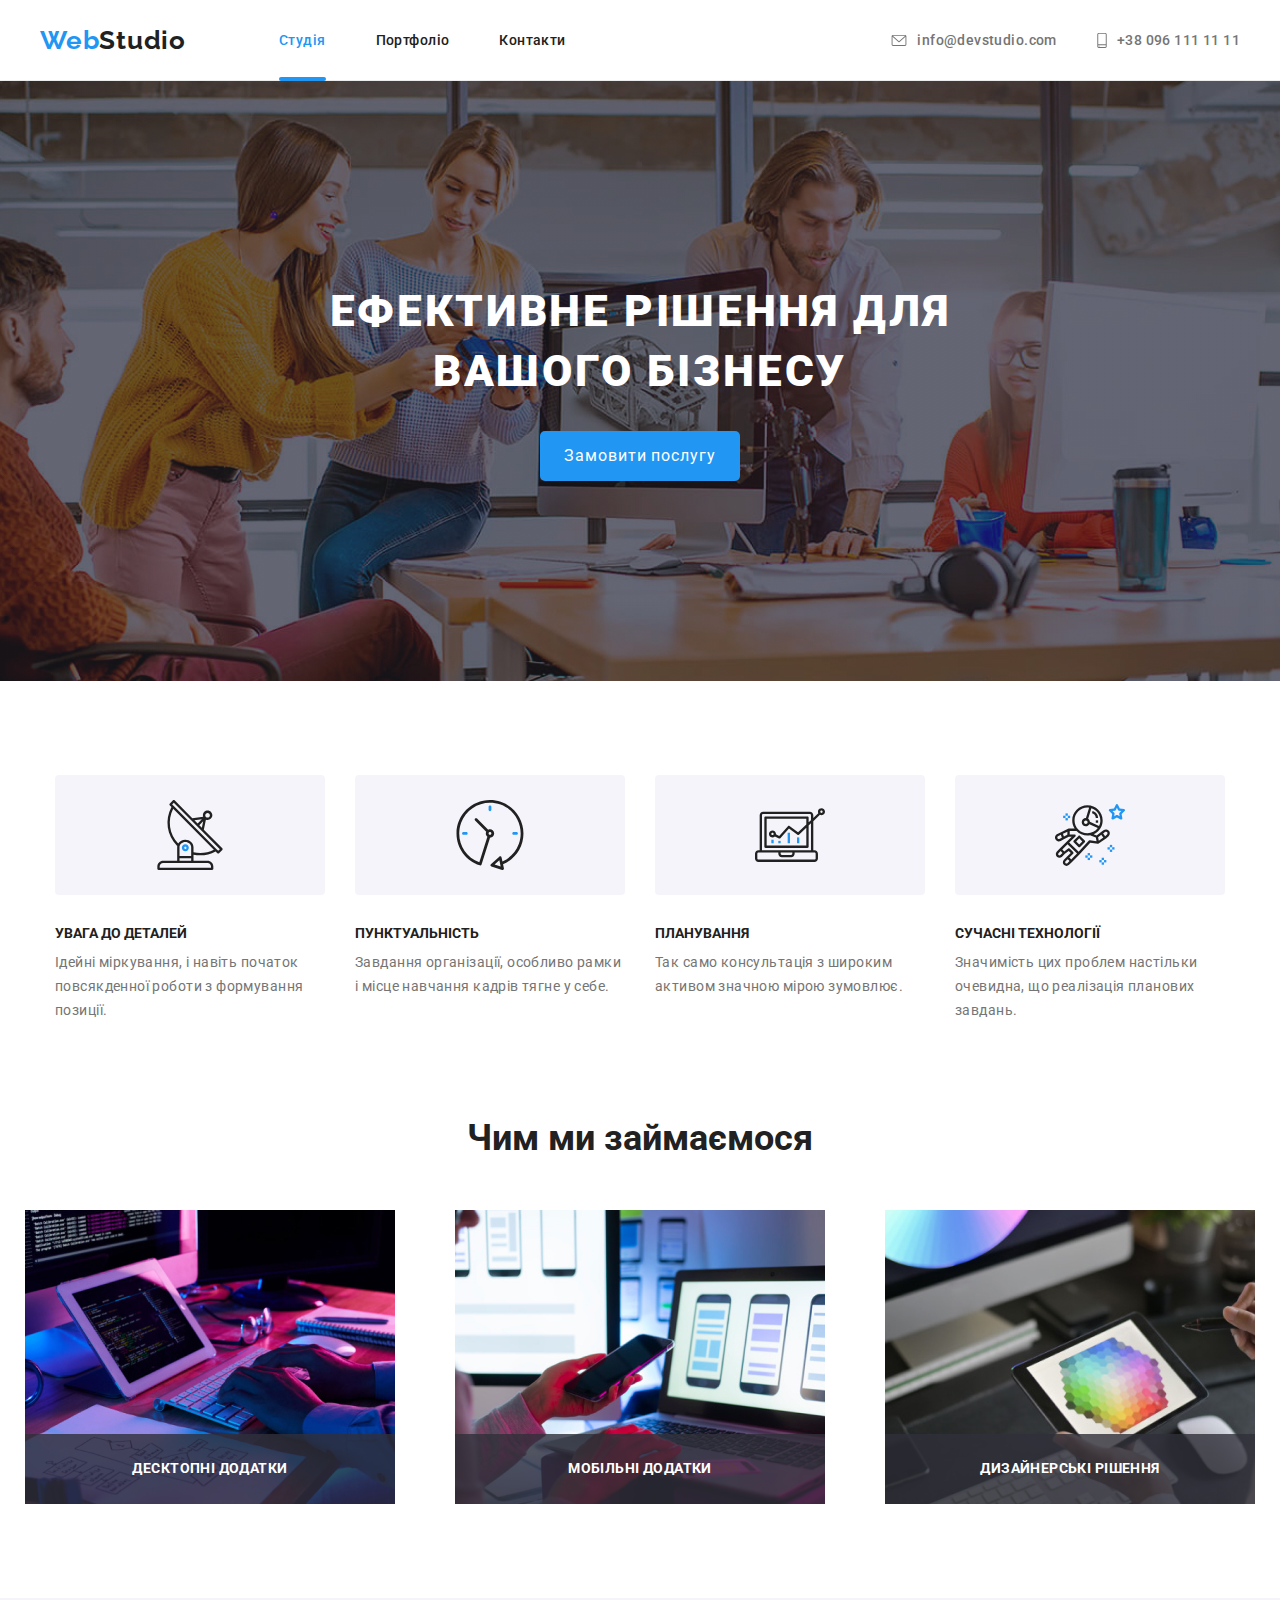
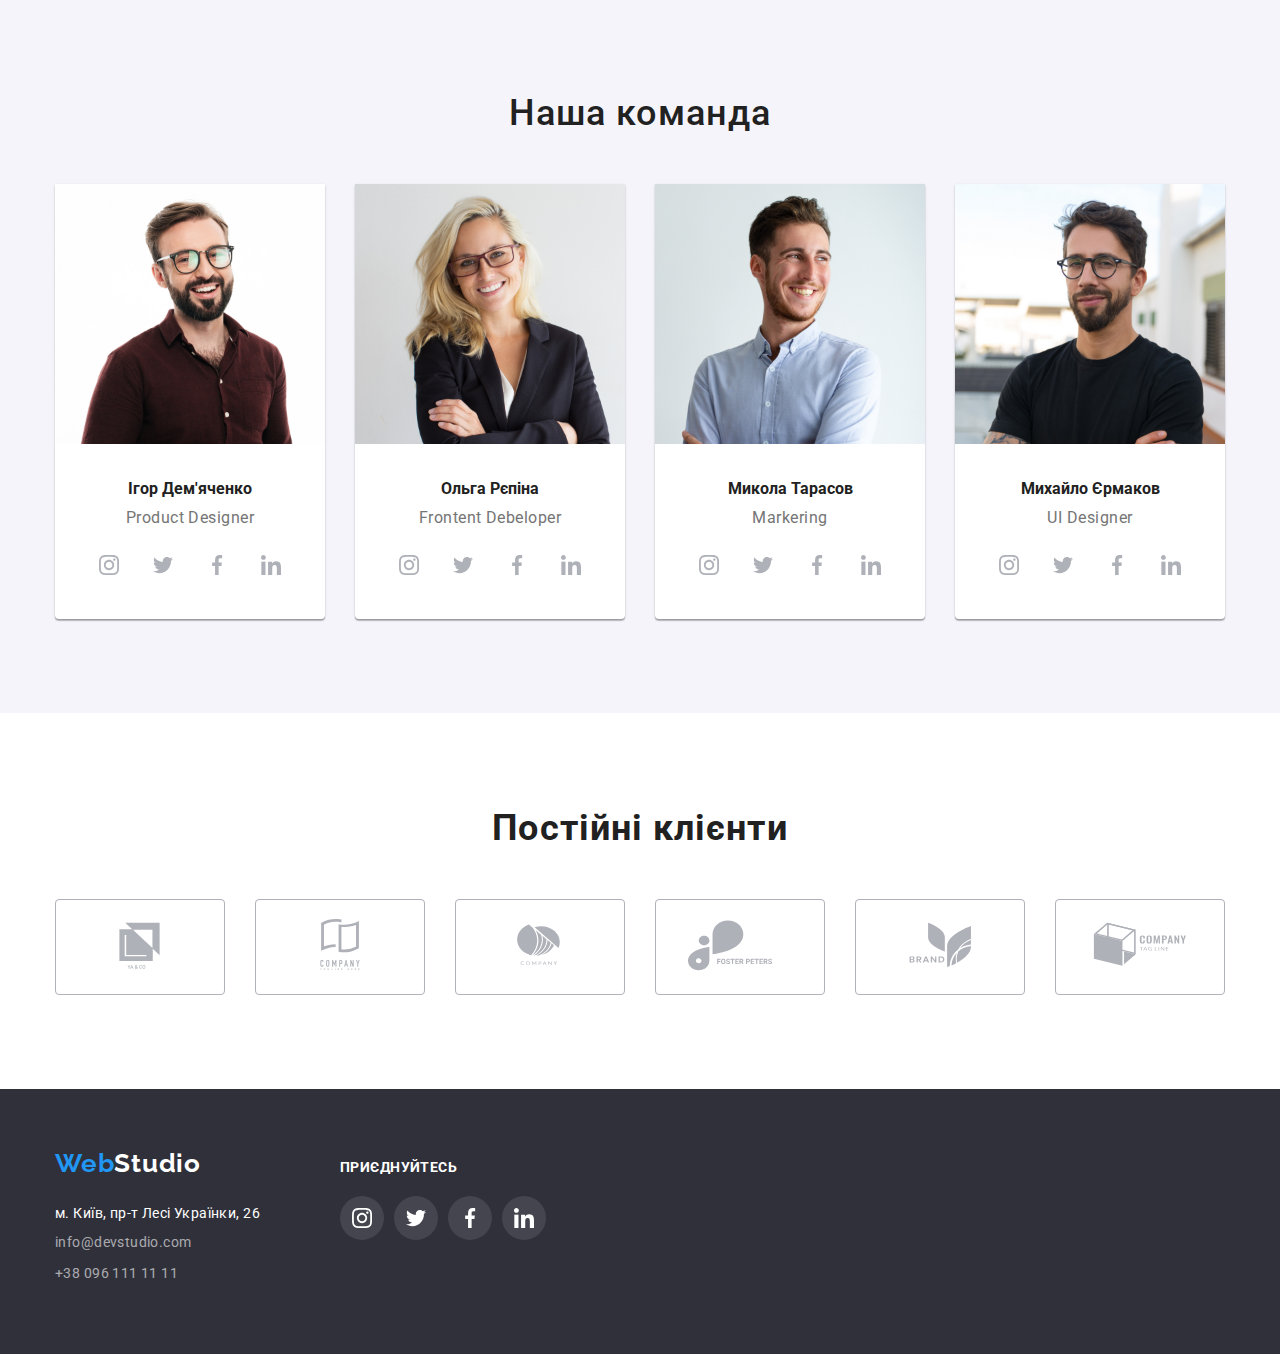
<file: index.html>
<!DOCTYPE html>
<html lang="uk">
<head>
    <meta charset="UTF-8">
    <meta name="viewport" content="width=device-width, initial-scale=1.0">
    <link rel="stylesheet" href="css/style.css">
    <link rel="stylesheet" href="css/modern-normalize.css">
    <link rel="preconnect" href="https://fonts.googleapis.com">
    <link rel="preconnect" href="https://fonts.gstatic.com" crossorigin>
    <link href="https://fonts.googleapis.com/css2?family=Roboto:ital,wght@0,400;0,500;0,700;0,900;1,400;1,500;1,700;1,900&display=swap" rel="stylesheet">
    <link href="https://fonts.googleapis.com/css2?family=Raleway:ital,wght@0,700;1,700&display=swap" rel="stylesheet">
    <title>WebStudio</title>
</head>
<body>
    <header>
        <div class="container">
        <a class="logo"><span class="blue">Web</span>Studio</a>
        <nav >
            <ul class="menu">
                <li class="header-link"><a href="index.html" class="navigate active">Студія</a></li>
                <li class="header-link"><a href="portfolio.html" class="navigate">Портфоліо</a></li>
                <li class="header-link"><a href="#" class="navigate">Контакти</a></li>
            </ul>
        </nav>
        <ul class="nummail">
            <li><a href="mailto:info@devstudio.com" class="info">
                <svg class="contacts-svg" width="16" height="12px">
                <use href="./images/svg/icons.svg#icon-envelope"></use>
                </svg>
                 info@devstudio.com</a></li>
            <li><a href="tel:+380961111111" class="info"> 
                <svg class="contacts-svg" width="10" height="16">
                <use href="./images/svg/icons.svg#icon-smartphone"></use>
                </svg>
                +38 096 111 11 11</a></li>
            </ul>    
        </div>
    </header>
    <main>
        <section class="baner">
            <div class="ban">
        <h1>ЕФЕКТИВНЕ РІШЕННЯ ДЛЯ ВАШОГО БІЗНЕСУ</h1>
        <button type="button" class="button" data-modal-open>Замовити послугу</button>
            </div>
        </section>
        <section class="inform">
            <div class="conteiner">
            <ul class="about">
                <li>
                <div class="about-svg"><svg width="70" height="70" viewBox="0 0 70 70" fill="none" xmlns="http://www.w3.org/2000/svg">
                    <path d="M67.3163 48.3385L48.8468 29.7337L50.8966 19.6373C51.4256 19.8438 51.9879 19.9517 52.5556 19.9558H52.5696C55.1777 19.9866 57.3169 17.8974 57.3479 15.2893C57.3788 12.6812 55.2894 10.542 52.6813 10.5111C50.0732 10.4803 47.934 12.5695 47.9031 15.1776C47.8965 15.7357 47.9888 16.2905 48.176 16.8163L37.326 18.1405L19.6276 0.35C19.4105 0.128479 19.1141 0.00247917 18.804 0C18.4977 0.00160417 18.2044 0.123521 17.9873 0.3395L14.6786 3.6295C14.2232 4.08508 14.2232 4.82358 14.6786 5.27917L16.459 7.08517C9.56162 19.7681 11.8019 35.4741 21.9703 45.7228C22.0636 45.8121 22.1718 45.8843 22.29 45.9363C22.2165 46.3311 22.1781 46.7317 22.1756 47.1333V60.6667H8.17562C4.95562 60.6705 2.34608 63.28 2.34229 66.5V68.8333C2.34229 69.4776 2.86466 70 3.50895 70H57.1756C57.8199 70 58.3423 69.4776 58.3423 68.8333V66.5C58.3385 63.28 55.729 60.6705 52.509 60.6667H38.509V54.6688C40.7021 55.1288 42.9367 55.3633 45.1776 55.3688C50.5548 55.363 55.8464 54.0225 60.5776 51.4675L62.3673 53.2677C62.5844 53.4892 62.8808 53.6152 63.191 53.6177C63.4972 53.6161 63.7905 53.4941 64.0076 53.2782L67.3163 49.9882C67.7717 49.5326 67.7717 48.7941 67.3163 48.3385ZM50.9246 13.6348C51.8383 12.726 53.3157 12.7301 54.2244 13.6437C55.1332 14.5574 55.1291 16.0348 54.2155 16.9435C53.7781 17.3785 53.1864 17.6226 52.5695 17.6225H52.5625C51.2739 17.6158 50.2345 16.5658 50.2412 15.2771C50.2445 14.6602 50.4918 14.0699 50.9291 13.6348H50.9246ZM48.1783 21.301L46.8693 27.7445L44.298 25.158L48.1783 21.301ZM46.853 19.3282L42.653 23.5037L39.4038 20.237L46.853 19.3282ZM52.509 63C54.442 63 56.009 64.567 56.009 66.5V67.6667H4.67562V66.5C4.67562 64.567 6.2426 63 8.17562 63H52.509ZM36.1756 58.3333V60.6667H24.509V58.3333H36.1756ZM24.509 56V47.1333C24.509 44.303 27.1258 42 30.3423 42C33.5588 42 36.1756 44.303 36.1756 47.1333V56H24.509ZM38.509 52.29V47.1333C38.509 43.0162 34.8456 39.6667 30.3423 39.6667C27.4306 39.622 24.7079 41.1041 23.165 43.5738C14.2887 34.2249 12.2899 20.2875 18.1805 8.82073L58.872 49.7455C52.5886 52.9419 45.3857 53.8418 38.509 52.29ZM63.2038 50.7943L61.56 49.1412L18.7923 6.11567L17.1415 4.46133L18.7923 2.81633L36.15 20.272C36.1581 20.272 36.1628 20.2872 36.171 20.293L64.8593 49.1493L63.2038 50.7943Z" fill="#212121"/>
                    <path d="M30.3528 44.3333H30.3423C28.4093 44.3304 26.84 45.895 26.837 47.8281C26.8341 49.7611 28.3988 51.3304 30.3318 51.3333H30.3423C32.2753 51.3362 33.8446 49.7716 33.8475 47.8386C33.8505 45.9055 32.2858 44.3362 30.3528 44.3333ZM31.1695 48.6605C30.9498 48.8789 30.6522 49.0012 30.3423 49C29.698 48.9966 29.1784 48.4716 29.1817 47.8273C29.1834 47.5189 29.307 47.2237 29.5256 47.0062C29.7428 46.7902 30.036 46.6683 30.3423 46.6667C30.9866 46.67 31.5062 47.195 31.5028 47.8393C31.5012 48.1477 31.3776 48.4429 31.159 48.6605H31.1695Z" fill="#2196F3"/>
                </svg>
                </div>
                 <h3>УВАГА ДО ДЕТАЛЕЙ</h3><p>Ідейні міркування, і навіть початок повсякденної роботи з формування позиції.</p>
                </li>
                <li>
                    <div class="about-svg"><svg width="70" height="70" viewBox="0 0 70 70" fill="none" xmlns="http://www.w3.org/2000/svg">
                        <g clip-path="url(#clip0_1_544)">
                        <path d="M68.4614 33.4715C68.4576 14.9819 53.4656 -0.00373771 34.9754 6.99302e-07C16.4858 0.00373911 1.50017 14.9963 1.50391 33.4859C1.50711 48.0502 10.9252 60.9413 24.7995 65.3713C24.9319 65.413 25.0697 65.4343 25.2081 65.4338C25.4719 65.4333 25.7304 65.3628 25.9573 65.2287C26.2527 65.0541 26.4732 64.7764 26.5768 64.449L35.0315 37.6521C37.3429 37.6404 39.2068 35.7568 39.1945 33.4459C39.1827 31.1345 37.2997 29.2706 34.9883 29.2824C34.3666 29.285 33.753 29.4282 33.1944 29.7011L22.0251 18.5302C21.4707 17.9951 20.5879 18.0106 20.0528 18.5644C19.5305 19.1054 19.5305 19.962 20.0528 20.503L31.2162 31.6792C30.3596 33.4277 30.8493 35.5383 32.3895 36.7303L24.3338 62.2647C8.41354 56.4002 0.261689 38.7405 6.12618 22.8203C11.9907 6.90002 29.6503 -1.25183 45.5706 4.61266C61.4909 10.4771 69.6427 28.1374 63.7782 44.0571C60.913 51.8351 55.0261 58.1252 47.4548 61.4989L46.5842 57.3989C46.4251 56.6454 45.6844 56.1636 44.9308 56.3233C44.6931 56.3741 44.4726 56.4857 44.291 56.6475L35.8978 64.1409C35.322 64.653 35.2708 65.5347 35.7835 66.1105C35.9501 66.2974 36.1637 66.4362 36.403 66.5126L47.1188 69.9327C47.8521 70.1682 48.6377 69.765 48.8732 69.0312C48.948 68.7994 48.9603 68.5527 48.9101 68.3145L48.0545 64.2915C60.4452 59.0678 68.4902 46.918 68.4614 33.4715ZM34.9829 32.0766C35.753 32.0766 36.3779 32.7014 36.3779 33.4715C36.3779 34.2422 35.753 34.8665 34.9829 34.8665C34.2123 34.8665 33.588 34.2422 33.588 33.4715C33.588 32.7014 34.2123 32.0766 34.9829 32.0766ZM39.5774 64.5916L44.3551 60.3298L45.6737 66.543L39.5774 64.5916Z" fill="#212121"/>
                        <path d="M33.5879 6.96729V9.7572C33.5879 10.5278 34.2122 11.1522 34.9828 11.1522C35.753 11.1522 36.3778 10.5278 36.3778 9.7572V6.96729C36.3778 6.19717 35.753 5.57233 34.9828 5.57233C34.2122 5.57233 33.5879 6.19717 33.5879 6.96729Z" fill="#2196F3"/>
                        <path d="M8.4787 32.0765C7.70805 32.0765 7.08374 32.7014 7.08374 33.4715C7.08374 34.2421 7.70805 34.8665 8.4787 34.8665H11.2686C12.0393 34.8665 12.6636 34.2421 12.6636 33.4715C12.6636 32.7014 12.0393 32.0765 11.2686 32.0765H8.4787Z" fill="#2196F3"/>
                        <path d="M61.4866 34.8665C62.2572 34.8665 62.8815 34.2421 62.8815 33.4715C62.8815 32.7014 62.2572 32.0765 61.4866 32.0765H58.6967C57.9265 32.0765 57.3017 32.7014 57.3017 33.4715C57.3017 34.2421 57.9265 34.8665 58.6967 34.8665H61.4866Z" fill="#2196F3"/>
                        </g>
                        <defs>
                        <clipPath id="clip0_1_544">
                        <rect width="70" height="70" fill="white"/>
                        </clipPath>
                        </defs>
                        </svg>                        
                </div>
                <h3>ПУНКТУАЛЬНІСТЬ</h3><p>Завдання організації, особливо рамки і місце навчання кадрів тягне у себе.</p></li>

                <li>
                    <div class="about-svg"><svg width="70" height="70" viewBox="0 0 70 70" fill="none" xmlns="http://www.w3.org/2000/svg">
                        <g clip-path="url(#clip0_1_554)">
                        <path d="M32.6496 32.7351H34.9817V43.2296H32.6496V32.7351Z" fill="#2196F3"/>
                        <path d="M41.978 37.3993H44.3101V43.2296H41.978V37.3993Z" fill="#2196F3"/>
                        <path d="M23.3211 40.8975H25.6532V43.2296H23.3211V40.8975Z" fill="#2196F3"/>
                        <path d="M16.3248 39.7314H18.6569V43.2295H16.3248V39.7314Z" fill="#2196F3"/>
                        <path d="M3.49817 61.8865H59.4689C61.4007 61.8865 62.967 60.3202 62.967 58.3883V53.7241C62.967 51.7923 61.4007 50.2259 59.4689 50.2259H58.3028V21.1469L64.9262 14.8725C66.4635 15.6303 68.3242 15.1702 69.3302 13.7816C70.3369 12.3935 70.1957 10.4821 68.9966 9.25684C67.7975 8.03157 65.8901 7.8488 64.4798 8.82412C63.0701 9.80001 62.569 11.6499 63.2933 13.2037L58.3028 17.9345V15.2443C58.3028 13.3124 56.7365 11.7461 54.8046 11.7461H8.16239C6.23054 11.7461 4.66422 13.3124 4.66422 15.2443V50.2259H3.49817C1.56632 50.2259 0 51.7923 0 53.7241V58.3883C0 60.3202 1.56632 61.8865 3.49817 61.8865ZM66.4652 10.58C67.1091 10.58 67.6312 11.1021 67.6312 11.7461C67.6312 12.39 67.1091 12.9121 66.4652 12.9121C65.8212 12.9121 65.2991 12.39 65.2991 11.7461C65.2991 11.1021 65.8212 10.58 66.4652 10.58ZM6.99634 15.2443C6.99634 14.6003 7.51844 14.0782 8.16239 14.0782H54.8046C55.4486 14.0782 55.9707 14.6003 55.9707 15.2443V20.1414L53.6386 22.3573V17.5764C53.6386 16.9324 53.1165 16.4103 52.4725 16.4103H10.4945C9.85055 16.4103 9.32845 16.9324 9.32845 17.5764V46.7278C9.32845 47.3717 9.85055 47.8938 10.4945 47.8938H52.4725C53.1165 47.8938 53.6386 47.3717 53.6386 46.7278V25.5651L55.9707 23.3554V50.2259H6.99634V15.2443ZM17.4908 30.403C15.9131 30.3984 14.5279 31.4495 14.1083 32.9703C13.6886 34.491 14.3383 36.104 15.6951 36.9091C17.0513 37.7142 18.7793 37.5121 19.9129 36.4149L23.9662 38.4487C24.4371 38.6844 25.0081 38.5739 25.3583 38.1805L33.9745 28.4871L42.4443 34.8338C42.8987 35.1743 43.5329 35.1378 43.9452 34.7478L51.3065 27.7748V45.5617H11.6606V18.7424H51.3065V24.5619L43.0564 32.3747L34.5154 25.9716C34.0303 25.6084 33.3476 25.6767 32.9445 26.1294L24.2099 35.9571L20.9446 34.3242C20.9685 34.1841 20.9833 34.0429 20.989 33.9012C20.989 31.9693 19.4227 30.403 17.4908 30.403ZM18.6569 33.9012C18.6569 34.5451 18.1348 35.0672 17.4908 35.0672C16.8469 35.0672 16.3248 34.5451 16.3248 33.9012C16.3248 33.2572 16.8469 32.7351 17.4908 32.7351C18.1348 32.7351 18.6569 33.2572 18.6569 33.9012ZM25.6532 52.5581H37.3138V53.7241C37.3138 54.3681 36.7917 54.8902 36.1477 54.8902H26.8193C26.1753 54.8902 25.6532 54.3681 25.6532 53.7241V52.5581ZM2.33211 53.7241C2.33211 53.0802 2.85422 52.5581 3.49817 52.5581H23.3211V53.7241C23.3211 55.656 24.8874 57.2223 26.8193 57.2223H36.1477C38.0796 57.2223 39.6459 55.656 39.6459 53.7241V52.5581H59.4689C60.1128 52.5581 60.6349 53.0802 60.6349 53.7241V58.3883C60.6349 59.0323 60.1128 59.5544 59.4689 59.5544H3.49817C2.85422 59.5544 2.33211 59.0323 2.33211 58.3883V53.7241Z" fill="#212121"/>
                        </g>
                        <defs>
                        <clipPath id="clip0_1_554">
                        <rect width="70" height="70" fill="white"/>
                        </clipPath>
                        </defs>
                        </svg>
                                                           
                </div><h3>ПЛАНУВАННЯ</h3><p>Так само консультація з широким активом значною мірою зумовлює.</p></li>

                <li>
                    <div class="about-svg"><svg width="70" height="70" viewBox="0 0 70 70" fill="none" xmlns="http://www.w3.org/2000/svg">
                        <path d="M69.9433 9.89637C69.8056 9.47513 69.4416 9.16724 69.0018 9.10298L64.8228 8.49512L62.9526 4.70809C62.5606 3.91005 61.2527 3.91005 60.8608 4.70809L58.9906 8.49512L54.8114 9.10312C54.3716 9.16724 54.0076 9.47418 53.8687 9.89651C53.7323 10.3188 53.8453 10.7831 54.1639 11.0924L57.1891 14.0407L56.4752 18.2034C56.4005 18.6409 56.5802 19.0831 56.9384 19.3445C57.3012 19.6082 57.7748 19.6407 58.168 19.4331L61.9061 17.4672L65.6442 19.4331C65.8146 19.5229 66.0024 19.5672 66.1879 19.5672C66.4294 19.5672 66.671 19.4925 66.874 19.3443C67.2333 19.0831 67.413 18.6408 67.3372 18.2033L66.6233 14.0405L69.6485 11.0923C69.9654 10.7819 70.0798 10.3187 69.9433 9.89637ZM64.5556 12.7991C64.2815 13.0662 64.1555 13.4536 64.2208 13.8316L64.6385 16.2688L62.4499 15.1184C62.2795 15.0286 62.0929 14.9843 61.9061 14.9843C61.7195 14.9843 61.534 15.0286 61.3624 15.1184L59.1736 16.2688L59.5913 13.8316C59.6567 13.4536 59.5306 13.0675 59.2565 12.7991L57.4843 11.0724L59.932 10.7166C60.3124 10.6617 60.6402 10.4226 60.8106 10.0783L61.9049 7.86169L62.9992 10.0783C63.1696 10.4225 63.4974 10.6617 63.8778 10.7166L66.3255 11.0724L64.5556 12.7991Z" fill="#2196F3"/>
                        <path d="M57.167 44.8923H54.8336V47.2257H57.167V44.8923Z" fill="#2196F3"/>
                        <path d="M57.167 49.5591H54.8336V51.8925H57.167V49.5591Z" fill="#2196F3"/>
                        <path d="M59.5004 47.2257H57.167V49.5591H59.5004V47.2257Z" fill="#2196F3"/>
                        <path d="M54.8337 47.2257H52.5003V49.5591H54.8337V47.2257Z" fill="#2196F3"/>
                        <path d="M49.0002 57.7259H46.6668V60.0593H49.0002V57.7259Z" fill="#2196F3"/>
                        <path d="M49.0002 62.3926H46.6668V64.726H49.0002V62.3926Z" fill="#2196F3"/>
                        <path d="M51.3337 60.0593H49.0002V62.3927H51.3337V60.0593Z" fill="#2196F3"/>
                        <path d="M46.6668 60.0593H44.3334V62.3927H46.6668V60.0593Z" fill="#2196F3"/>
                        <path d="M35 53.0592H32.6666V55.3926H35V53.0592Z" fill="#2196F3"/>
                        <path d="M35 57.7259H32.6666V60.0593H35V57.7259Z" fill="#2196F3"/>
                        <path d="M37.3334 55.3925H35V57.7259H37.3334V55.3925Z" fill="#2196F3"/>
                        <path d="M32.6666 55.3925H30.3332V57.7259H32.6666V55.3925Z" fill="#2196F3"/>
                        <path d="M12.833 13.3918H10.4996V15.7252H12.833V13.3918Z" fill="#2196F3"/>
                        <path d="M12.833 18.0587H10.4996V20.3921H12.833V18.0587Z" fill="#2196F3"/>
                        <path d="M15.1663 15.7252H12.8329V18.0586H15.1663V15.7252Z" fill="#2196F3"/>
                        <path d="M10.4996 15.7252H8.1662V18.0586H10.4996V15.7252Z" fill="#2196F3"/>
                        <path d="M54.0635 30.9738C53.4348 30.1256 52.5119 29.5797 51.4642 29.4326C50.4119 29.2833 49.3735 29.5597 48.5335 30.2026L45.7952 32.3014L45.794 32.3026L41.6429 35.4025L38.6725 34.2194C43.9692 31.8429 47.6712 26.545 47.6712 20.3942C47.6712 12.0314 40.8402 5.22736 32.4436 5.22736C24.047 5.22736 17.2162 12.0314 17.2162 20.3942C17.2162 23.4253 18.1226 26.2439 19.6662 28.6158L13.6204 28.5633C13.6169 28.5633 13.6134 28.5633 13.6099 28.5633C13.5912 28.5633 13.5761 28.5726 13.5586 28.5738C13.4431 28.5785 13.3299 28.6018 13.2191 28.6415C13.1911 28.652 13.162 28.6579 13.1352 28.6706C13.1212 28.6765 13.1072 28.6776 13.0932 28.6846L6.02078 32.1764C6.01955 32.1764 6.01846 32.1764 6.01846 32.1775L1.87663 34.1693C1.8311 34.1891 1.78448 34.2159 1.73895 34.2462C0.0880496 35.3452 -0.474284 37.5036 0.429989 39.2676C0.911793 40.2056 1.73198 40.8963 2.74003 41.2124C3.12859 41.3337 3.52521 41.3933 3.91952 41.3933C4.55308 41.3933 5.18077 41.2381 5.75582 40.9313L8.79157 39.3167L13.7441 36.7593L16.7122 36.7418L4.80848 48.5884C4.80738 48.5896 4.80615 48.5896 4.80492 48.5907L1.8765 51.5074C1.18469 52.1958 0.80433 53.1092 0.80433 54.0835C0.80433 55.0565 1.18469 55.9723 1.8765 56.6619C2.58703 57.3689 3.52152 57.7235 4.45601 57.7235C5.39173 57.7235 6.32498 57.3689 7.03785 56.6619L9.91254 53.7988L13.7206 50.9556L15.6912 52.9179L11.8376 56.7551C11.8365 56.7564 11.8352 56.7564 11.834 56.7575L8.90559 59.6741C8.21378 60.3625 7.83343 61.2759 7.83343 62.2502C7.83343 63.2233 8.21378 64.139 8.90559 64.8286C9.61613 65.5356 10.5518 65.8903 11.4863 65.8903C12.4208 65.8903 13.3565 65.5356 14.0682 64.8286L16.9977 61.912L21.6842 57.2453C21.6854 57.244 21.6854 57.2429 21.6865 57.2417L23.8951 55.0542L23.8869 55.046C23.9009 55.032 23.9207 55.0272 23.9348 55.0122L35.2353 42.6349L42.8281 43.7152C42.8829 43.7234 42.9377 43.7269 42.9926 43.7269C43.1338 43.7269 43.2703 43.6931 43.4021 43.6429C43.4406 43.629 43.4744 43.6102 43.5106 43.5916C43.5526 43.5706 43.5969 43.559 43.6367 43.5322L50.6659 38.8655C50.6916 38.848 50.7056 38.8199 50.73 38.8013C50.758 38.7792 50.7931 38.7699 50.8186 38.7453L53.5999 36.1401C55.0471 34.7841 55.2466 32.5628 54.0635 30.9738ZM4.66027 38.8722C4.28114 39.0752 3.85061 39.1159 3.43881 38.9854C3.03042 38.8582 2.69915 38.5793 2.50541 38.2025C2.15308 37.5164 2.35721 36.6811 2.97436 36.2296L5.84796 34.8471L6.53977 36.8689L6.8303 37.7182L4.66027 38.8722ZM12.3102 34.874L8.92336 36.6241L8.36459 34.9907L7.96331 33.8169L12.3968 31.6282L12.3102 34.874ZM45.3402 20.3919C45.3402 22.4009 44.8607 24.2957 44.03 25.9907L34.8832 21.8362C34.7875 20.5821 34.1366 19.4842 33.1589 18.8005L36.3615 8.16849C41.5626 9.82295 45.3402 14.6752 45.3402 20.3919ZM19.5519 20.3919C19.5519 13.3159 25.3363 7.55831 32.4461 7.55831C32.9991 7.55831 33.5404 7.60493 34.0759 7.67261L30.9434 18.0713C30.9014 18.0701 30.8617 18.0585 30.8185 18.0585C28.5598 18.0585 26.7222 19.8901 26.7222 22.1419C26.7222 24.3936 28.5598 26.2254 30.8185 26.2254C32.3375 26.2254 33.65 25.3866 34.3582 24.1591L42.8073 27.9975C40.4564 31.1615 36.6938 33.2255 32.4459 33.2255C25.3363 33.2255 19.5519 27.4679 19.5519 20.3919ZM32.5814 22.1419C32.5814 23.1068 31.7903 23.8919 30.8185 23.8919C29.8467 23.8919 29.0557 23.1068 29.0557 22.1419C29.0557 21.1771 29.8467 20.3919 30.8185 20.3919C31.7903 20.3919 32.5814 21.1771 32.5814 22.1419ZM5.39186 55.0074C4.87506 55.5196 4.03846 55.5185 3.52289 55.0087C3.27433 54.7601 3.13788 54.4324 3.13788 54.0835C3.13788 53.7358 3.27433 53.4079 3.52289 53.1618L5.62743 51.0652L7.48944 52.9191L5.39186 55.0074ZM12.4222 63.1743C11.9054 63.6865 11.0677 63.6877 10.552 63.1755C10.3034 62.927 10.167 62.5993 10.167 62.2503C10.167 61.9027 10.3034 61.5748 10.552 61.3287L12.6579 59.231L13.5388 60.1073L14.5211 61.0849L12.4222 63.1743ZM20.0384 55.5862C20.0371 55.5873 20.036 55.5873 20.0348 55.5885L16.1742 59.4385L15.2933 58.5623L14.311 57.5846L18.168 53.7451C18.168 53.7451 18.168 53.7451 18.168 53.744C18.1693 53.7428 18.1703 53.7428 18.1716 53.7417C18.2591 53.6542 18.3139 53.5492 18.3676 53.4454C18.3828 53.415 18.4119 53.3893 18.4248 53.3579C18.461 53.2681 18.4668 53.1713 18.4808 53.0767C18.4878 53.0229 18.5112 52.9729 18.5112 52.9179C18.5112 52.8397 18.4832 52.764 18.4669 52.6869C18.4529 52.6169 18.4529 52.5456 18.426 52.4781C18.3817 52.3684 18.3058 52.2716 18.2265 52.177C18.2044 52.1513 18.1962 52.1186 18.1717 52.0942C18.1717 52.0942 18.1717 52.0942 18.1705 52.0942C18.1693 52.0931 18.1693 52.0906 18.1682 52.0895L14.6529 48.5895C14.6156 48.5521 14.5678 48.537 14.5258 48.5055C14.464 48.4577 14.4045 48.4134 14.3356 48.3795C14.2692 48.3468 14.2015 48.327 14.1315 48.3082C14.0568 48.2872 13.9845 48.2709 13.9063 48.265C13.8351 48.2604 13.7686 48.2674 13.6975 48.2756C13.6193 48.2849 13.5459 48.2954 13.47 48.3199C13.3965 48.3432 13.3312 48.3793 13.2636 48.4179C13.2204 48.4424 13.1714 48.4506 13.1305 48.4809L9.25136 51.3767L7.2808 49.4143L12.5286 44.1946L22.0674 53.576L20.0384 55.5862ZM34.9545 40.2372C34.9207 40.2325 34.8891 40.2454 34.8554 40.2431C34.7702 40.2384 34.6886 40.2443 34.6034 40.2582C34.5369 40.2699 34.4739 40.2827 34.4109 40.3049C34.3362 40.3306 34.2686 40.3656 34.1996 40.4075C34.1343 40.4472 34.0748 40.4892 34.0177 40.5417C33.9896 40.5661 33.9559 40.5779 33.9302 40.6058L23.6527 51.862L14.1851 42.5506L20.3825 36.3859C20.8387 35.9309 20.8411 35.1923 20.386 34.735C20.1562 34.5052 19.8541 34.392 19.5519 34.3932V34.3921L14.6985 34.4212L14.7592 30.9049L21.5493 30.9633C24.3166 33.7937 28.176 35.5589 32.4461 35.5589C33.4027 35.5589 34.3361 35.4598 35.2449 35.2905C35.3324 35.3605 35.4186 35.4317 35.5284 35.476L40.7996 37.5761L41.1332 39.235L41.5228 41.1717L34.9545 40.2372ZM43.7944 40.6269L43.1096 37.2189L46.2736 34.8564L47.102 35.9554L48.3445 37.605L43.7944 40.6269ZM52.0055 34.4341L50.1726 36.1514L48.1356 33.4471L49.9544 32.0529C50.2939 31.7917 50.7221 31.6854 51.1421 31.7403C51.5644 31.7997 51.9378 32.0203 52.1921 32.3621C52.6659 33.0003 52.5853 33.8905 52.0055 34.4341Z" fill="#212121"/>
                        <path d="M29.7545 40.5651L25.0668 35.8984C24.613 35.4446 23.8755 35.4446 23.4205 35.8984L18.734 40.5651C18.5147 40.7856 18.391 41.0819 18.391 41.3922C18.391 41.7026 18.5135 42.0001 18.734 42.2194L23.4205 46.8861C23.648 47.1124 23.9468 47.2256 24.2443 47.2256C24.5418 47.2256 24.8404 47.1124 25.0668 46.8861L29.7545 42.2194C29.9738 42.0001 30.0987 41.7026 30.0987 41.3922C30.0987 41.0819 29.9749 40.7844 29.7545 40.5651ZM24.2443 44.4128L21.2109 41.3922L24.2443 38.3717L27.2788 41.3922L24.2443 44.4128Z" fill="#212121"/>
                        <path d="M37.5468 11.0923L36.9833 13.358C37.1385 13.3966 40.7844 14.3462 40.7844 18.0586H43.1178C43.1177 13.6461 39.4742 11.5718 37.5468 11.0923Z" fill="#212121"/>
                        <path d="M43.1178 20.3919H40.7844V22.7253H43.1178V20.3919Z" fill="#212121"/>
                        </svg>   
                    </div>                     
                    <h3>СУЧАСНІ ТЕХНОЛОГІЇ</h3><p>Значимість цих проблем настільки очевидна, що реалізація планових завдань.</p></li>
            </ul>
        </div>
        </section>
        <section class="img">
            <div class="conteiner">
        <h2>Чим ми займаємося</h2>
        <ul>
            <li><img src="images/img1.jpg" width="370" height="294" alt="Набір коду проекту  ">
                <div class="services-background">
                    <p class="services-text">Десктопні додатки</p>
                </div>
            </li>
            <li><img src="images/img2.jpg" width="370" height="294" alt="Підбір дизайну для телефону" >
                    <div class="services-background">
                        <p class="services-text">Мобільні додатки</p>
                    </div>   </li>
            <li><img src="images/img3.jpg" width="370" height="294" alt="Вибір кольору для елементу">
                <div class="services-background">
                    <p class="services-text">Дизайнерські рішення</p>
                </div>
            </li>
        </ul>
        </div>
        </section>
        <section class="develoreps" >
        <h2>Наша команда</h2>
        <div class="conteiner">
        <ul class="dev-team">
            <li  class="developer"><img src="images/Igor.jpg" width="270" height="260" alt="Ігор Дем'яченко "><div class="team"><h3>Ігор Дем'яченко</h3> <p>Product Designer</p>
                    <ul class="icon">
                            <li>
                                <a class="social" href="https://www.instagram.com" rel="nofollow">
                                    <svg  width="20" height="20">
                                        <use href="./images/svg/icons.svg#instagram"> </use>
                                    </svg>
                                </a>
                            </li>
                                <li>
                                    <a class="social" href="#" rel="nofollow">
                                        <svg width="20" height="20">
                                            <use href="./images/svg/icons.svg#twitter"> </use>
                                        </svg>
                                    </a>
                                </li>
                                <li>
                                    <a class="social" href="#" rel="nofollow">
                                        <svg width="20" height="20">
                                            <use href="./images/svg/icons.svg#facebook"> </use>
                                        </svg>
                                    </a>
                                </li>
                                <li>
                                    <a class="social" href="#" rel="nofollow">
                                        <svg width="20" height="20">
                                            <use href="./images/svg/icons.svg#linkedin"> </use>
                                        </svg>
                                    </a>
                                </li>
                        </ul>
                        </div>
                <li  class="developer"><img src="images/Olga.jpg" width="270" height="260" alt="Ольга Рєпіна " ><div class="team"><h3>Ольга Рєпіна</h3> <p>Frontent Debeloper</p>
                    <ul class="icon">
                        <li>
                            <a class="social" href="https://www.instagram.com" rel="nofollow">
                                <svg  width="20" height="20">
                                    <use href="./images/svg/icons.svg#instagram"> </use>
                                </svg>
                            </a>
                        </li>
                            <li>
                                <a class="social" href="#" rel="nofollow">
                                    <svg width="20" height="20">
                                        <use href="./images/svg/icons.svg#twitter"> </use>
                                    </svg>
                                </a>
                            </li>
                            <li>
                                <a class="social" href="#" rel="nofollow">
                                    <svg width="20" height="20">
                                        <use href="./images/svg/icons.svg#facebook"> </use>
                                    </svg>
                                </a>
                            </li>
                            <li>
                                <a class="social" href="#" rel="nofollow">
                                    <svg width="20" height="20">
                                        <use href="./images/svg/icons.svg#linkedin"> </use>
                                    </svg>
                                </a>
                            </li>
                    </ul>   
                </div>
                </li>
                <li  class="developer"><img src="images/Mykola.jpg" width="270" height="260" alt="Микола Тарасов " ><div class="team"><h3>Микола Тарасов</h3><p> Markering</p>
                    <ul class="icon">
                        <li>
                            <a class="social" href="https://www.instagram.com" rel="nofollow">
                                <svg  width="20" height="20">
                                    <use href="./images/svg/icons.svg#instagram"> </use>
                                </svg>
                            </a>
                        </li>
                            <li>
                                <a class="social" href="#" rel="nofollow">
                                    <svg width="20" height="20">
                                        <use href="./images/svg/icons.svg#twitter"> </use>
                                    </svg>
                                </a>
                            </li>
                            <li>
                                <a class="social" href="#" rel="nofollow">
                                    <svg width="20" height="20">
                                        <use href="./images/svg/icons.svg#facebook"> </use>
                                    </svg>
                                </a>
                            </li>
                            <li>
                                <a class="social" href="#" rel="nofollow">
                                    <svg width="20" height="20">
                                        <use href="./images/svg/icons.svg#linkedin"> </use>
                                    </svg>
                                </a>
                            </li>
                    </ul>
                </div>
                </li>
                <li  class="developer"><img src="images/Myhailo.jpg" width="270" height="260" alt="Михайло Єрмаков "><div class="team"><h3>Михайло Єрмаков</h3><p> UI Designer</p>
                    <ul class="icon">
                        <li>
                            <a class="social" href="https://www.instagram.com" rel="nofollow">
                                <svg  width="20" height="20">
                                    <use href="./images/svg/icons.svg#instagram"> </use>
                                </svg>
                            </a>
                        </li>
                            <li>
                                <a class="social" href="#" rel="nofollow">
                                    <svg width="20" height="20">
                                        <use href="./images/svg/icons.svg#twitter"> </use>
                                    </svg>
                                </a>
                            </li>
                            <li>
                                <a class="social" href="#" rel="nofollow">
                                    <svg width="20" height="20">
                                        <use href="./images/svg/icons.svg#facebook"> </use>
                                    </svg>
                                </a>
                            </li>
                            <li>
                                <a class="social" href="#" rel="nofollow">
                                    <svg width="20" height="20">
                                        <use href="./images/svg/icons.svg#linkedin"> </use>
                                    </svg>
                                </a>
                            </li>
                    </ul>
                    </div>
                </li>
        </ul>
            </div>
        </section>
        <section class="customers">
            <div class="conteiner">
                <h2 class="customers-title">Постійні клієнти</h2>
                <ul class="customers-list">
                    <li>
                        <a href="#" >
                            <svg class="customers-svg" width="106" height="60">
                                <use href="./images/svg/icons.svg#icon-client-logo-1"></use>
                            </svg>
                        </a>
                    </li>
                    <li>
                        <a href="#" >
                            <svg class="customers-svg" width="106" height="60">
                                <use href="./images/svg/icons.svg#icon-client-logo-2"></use>
                            </svg>
                        </a>
                    </li>
                    <li>
                        <a href="#" >
                            <svg class="customers-svg" width="106" height="60">
                                <use href="./images/svg/icons.svg#icon-client-logo-3"></use>
                            </svg>
                        </a>
                    </li>
                    <li>
                        <a href="#" >
                            <svg class="customers-svg" width="106" height="60">
                                <use href="./images/svg/icons.svg#icon-client-logo-4"></use>
                            </svg>
                        </a>
                    </li>
                    <li>
                        <a href="#" >
                            <svg class="customers-svg" width="106" height="60">
                                <use href="./images/svg/icons.svg#icon-client-logo-5"></use>
                            </svg>
                        </a>
                    </li>
                    <li>
                        <a href="#" >
                            <svg class="customers-svg" width="106" height="60">
                                <use href="./images/svg/icons.svg#icon-client-logo-6"></use>
                            </svg>
                        </a>
                    </li>
                </ul>
            </div>
        </section>
    </main>
    <footer >
        <div class="conteiner">
    <div class="fot">
        <a href="index.html" class="logo"><span class="blue">Web</span>Studio</a>
    <address>
        <ul>
        <li><p>м. Київ, пр-т Лесі Українки, 26</p></li>
        <li><a href="mailto:info@devstudio.com">info@devstudio.com</a></li>
        <li><a href="tel:+380961111111">+38 096 111 11 11</a></li>
        </ul>
    </address>
    </div>
    <div class= "footer-svg">
        <p class="footer-text">Приєднуйтесь</p>
        <ul class="footer-socials">
            <li>
                <a class="social-networks" href="https://www.instagram.com" rel="nofollow">
                    <svg width="20" height="20">
                        <use href="./images/svg/icons.svg#instagram"></use>
                    </svg>
                </a>
            </li>
            <li>
                <a class="social-networks" href="https://www.twitter.com" rel="nofollow">
                    <svg width="20" height="20">
                        <use href="./images/svg/icons.svg#twitter"></use>
                    </svg>
                </a>
            </li>
            <li>
                <a class="social-networks" href="https://www.facebook.com" rel="nofollow">
                    <svg width="20" height="20">
                        <use href="./images/svg/icons.svg#facebook"></use>
                    </svg>
                </a>
            </li>
            <li>
                <a class="social-networks" href="https://www.linkedin.com" rel="nofollow">
                    <svg width="20" height="20">
                        <use href="./images/svg/icons.svg#linkedin"></use>
                    </svg>
                </a>
            </li>
        </ul>
    </div>
    </div>
    </footer>
    <div class="backdrop is-hidden" data-modal>
        <div class="modal">
            <button type="button" class="modal_button" data-modal-close> <svg class="modal_icon">
                <use href="./images/svg/icons.svg#icon-close"></use></svg></button>
        </div>
    </div>
    <script src="./js/modal.js"></script>
</body>
</html>
</file>
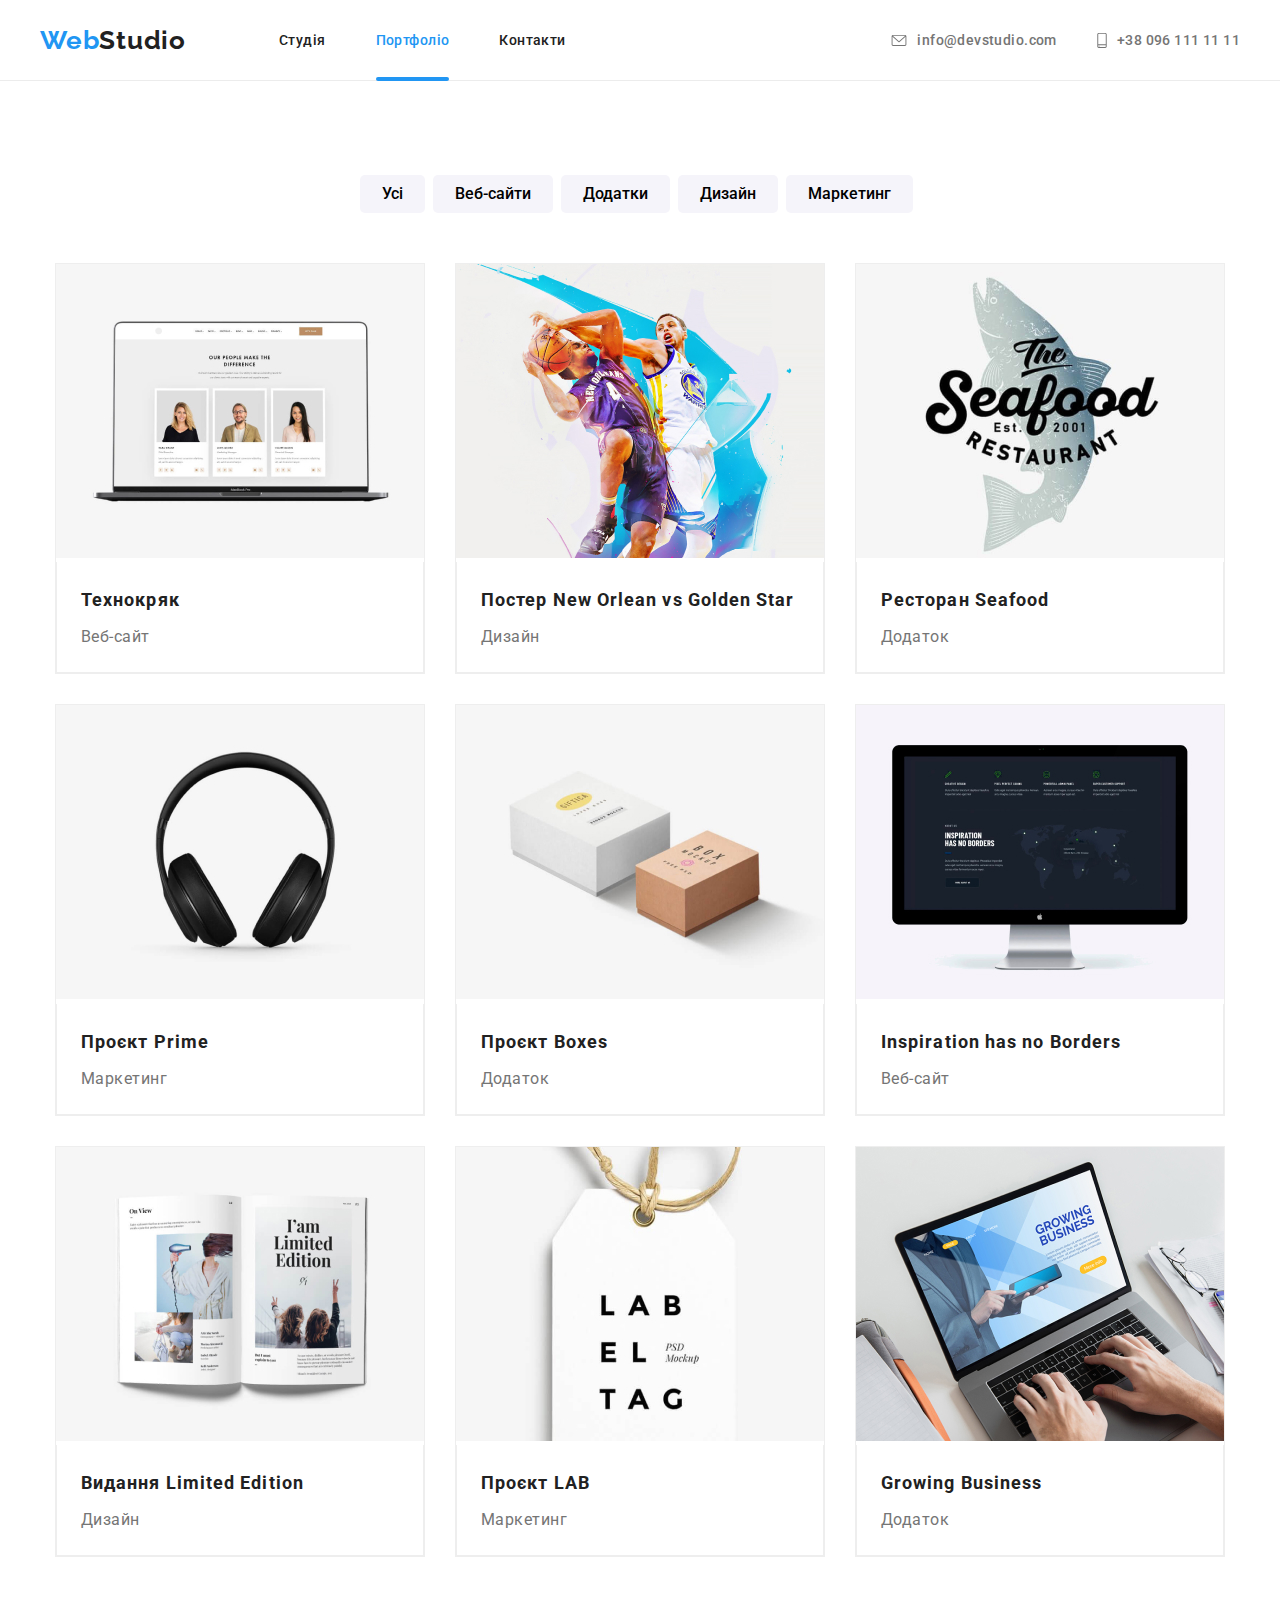
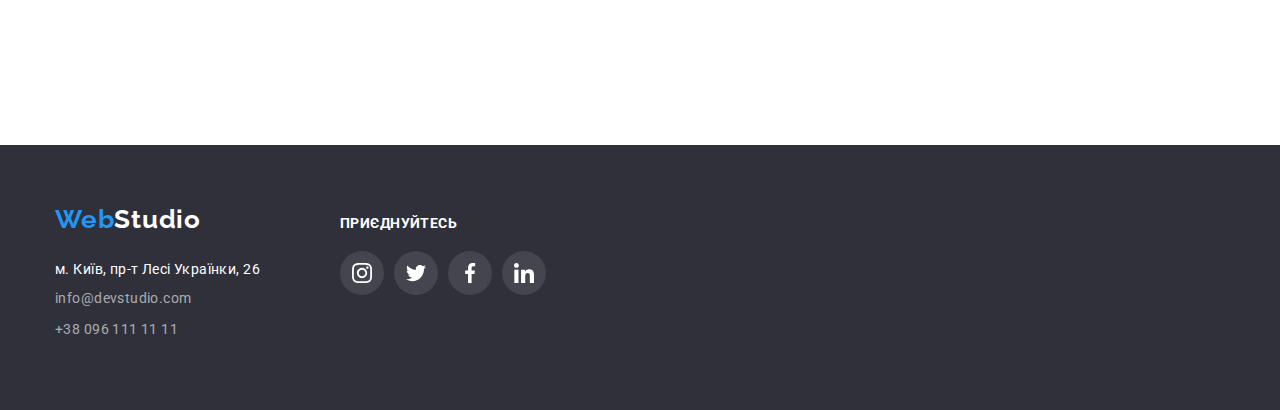
<file: portfolio.html>
<!DOCTYPE html>
<html lang="uk">
<head>
    <meta charset="UTF-8">
    <meta name="viewport" content="width=device-width, initial-scale=1.0">
    <link rel="stylesheet" href="css/style.css">
    <link rel="stylesheet" href="css/modern-normalize.css">
    <link rel="preconnect" href="https://fonts.googleapis.com">
    <link rel="preconnect" href="https://fonts.gstatic.com" crossorigin>
    <link href="https://fonts.googleapis.com/css2?family=Roboto:ital,wght@0,400;0,500;0,700;0,900;1,400;1,500;1,700;1,900&display=swap" rel="stylesheet">
    <link href="https://fonts.googleapis.com/css2?family=Raleway:ital,wght@0,700;1,700&display=swap" rel="stylesheet">
    <title>WebStudio</title>
</head>
<body>
    <header>
        <div class="container">
        <a class="logo"><span class="blue">Web</span>Studio</a>
        <nav >
            <ul class="menu">
                <li class="header-link"><a href="index.html" class="navigate ">Студія</a></li>
                <li class="header-link"><a href="portfolio.html" class="navigate active">Портфоліо</a></li>
                <li class="header-link"><a href="#" class="navigate">Контакти</a></li>
            </ul>
        </nav>
        <ul class="nummail">
            <li><a href="mailto:info@devstudio.com" class="info">
                <svg class="contacts-svg" width="16" height="12px">
                <use href="./images/svg/icons.svg#icon-envelope"></use>
                </svg>
                 info@devstudio.com</a></li>
            <li><a href="tel:+380961111111" class="info"> 
                <svg class="contacts-svg" width="10" height="16">
                <use href="./images/svg/icons.svg#icon-smartphone"></use>
                </svg>
                +38 096 111 11 11</a></li>
            </ul>    
        </div>
    </header>
    <main>
        <section class="vustaka">
        <div class="buttons">
            <div class="conteiner">
            <ul class="knopka">
                <li><button type="button" class="buton">Усі</button></li>
                <li><button type="button" class="buton">Веб-сайти</button></li> 
                <li><button type="button" class="buton">Додатки</button></li> 
                <li><button type="button" class="buton">Дизайн</button></li> 
                <li><button type="button" class="buton">Маркетинг</button></li> 
            </ul>
            </div>
        </div>
            <div class="services">
            <div class="conteiner">
            <ul class="tov">
                <li><div class="hiddden_text"><img src="images/portfolio1.jpg" width="370" height="294" alt="Технокряк"><p class="project-list-image-text-jr">Ресурс пропонує комплексні пропозиції з різним рівнем функціоналу та сервісів. Все це дозволить відвідувачу отримати вичерпні відомості про компанію чи приватну особу.</p></div>
                <div class="product"><h3>Технокряк</h3><p>Веб-сайт</p></div></li>
                <li><div class="hiddden_text"><img src="images/portfolio2.jpg" width="370" height="294" alt="Постер New Orlean vs Golden Star"><p class="project-list-image-text-jr">Ресурс пропонує комплексні пропозиції з різним рівнем функціоналу та сервісів. Все це дозволить відвідувачу отримати вичерпні відомості про компанію чи приватну особу.</p></div>
                    <div class="product"><h3>Постер New Orlean vs Golden Star</h3><p>Дизайн</p></div></li>
                <li><div class="hiddden_text"><img src="images/portfolio3.jpg" width="370" height="294" alt="Ресторан Seafood"><p class="project-list-image-text-jr">Ресурс пропонує комплексні пропозиції з різним рівнем функціоналу та сервісів. Все це дозволить відвідувачу отримати вичерпні відомості про компанію чи приватну особу.</p></div>
                    <div class="product"><h3>Ресторан Seafood</h3><p>Додаток</p></div></li>
                <li><div class="hiddden_text"><img src="images/portfolio4.jpg" width="370" height="294" alt="Проєкт Prime"><p class="project-list-image-text-jr">Ресурс пропонує комплексні пропозиції з різним рівнем функціоналу та сервісів. Все це дозволить відвідувачу отримати вичерпні відомості про компанію чи приватну особу.</p></div>
                    <div class="product"><h3>Проєкт Prime</h3><p>Маркетинг</p></div></li>
                <li><div class="hiddden_text"><img src="images/portfolio5.jpg" width="370" height="294" alt="Проєкт Boxes"><p class="project-list-image-text-jr">Ресурс пропонує комплексні пропозиції з різним рівнем функціоналу та сервісів. Все це дозволить відвідувачу отримати вичерпні відомості про компанію чи приватну особу.</p></div>
                    <div class="product"><h3>Проєкт Boxes</h3><p>Додаток</p></div></li>
                <li><div class="hiddden_text"><img src="images/portfolio6.jpg" width="370" height="294" alt="Inspiration has no Borders"><p class="project-list-image-text-jr">Ресурс пропонує комплексні пропозиції з різним рівнем функціоналу та сервісів. Все це дозволить відвідувачу отримати вичерпні відомості про компанію чи приватну особу.</p></div>
                    <div class="product"><h3>Inspiration has no Borders</h3><p>Веб-сайт</p></div></li>
                <li><div class="hiddden_text"><img src="images/portfolio7.jpg" width="370" height="294" alt="Видання Limited Edition"><p class="project-list-image-text-jr">Ресурс пропонує комплексні пропозиції з різним рівнем функціоналу та сервісів. Все це дозволить відвідувачу отримати вичерпні відомості про компанію чи приватну особу.</p></div>
                    <div class="product"><h3>Видання Limited Edition</h3><p>Дизайн</p></div></li>
                <li><div class="hiddden_text"><img src="images/portfolio8.jpg" width="370" height="294" alt="Проєкт LAB"><p class="project-list-image-text-jr">Ресурс пропонує комплексні пропозиції з різним рівнем функціоналу та сервісів. Все це дозволить відвідувачу отримати вичерпні відомості про компанію чи приватну особу.</p></div>
                    <div class="product"><h3>Проєкт LAB</h3><p>Маркетинг</p></div></li>
                <li><div class="hiddden_text"><img src="images/portfolio9.jpg" width="370" height="294" alt="Growing Business"><p class="project-list-image-text-jr">Ресурс пропонує комплексні пропозиції з різним рівнем функціоналу та сервісів. Все це дозволить відвідувачу отримати вичерпні відомості про компанію чи приватну особу.</p></div>
                    <div class="product"><h3>Growing Business</h3><p>Додаток</p></div></li>  
            </ul>
        </div>
    </div>
</div>
        </section>
    </main>
    <footer >
        <div class="conteiner">
    <div class="fot">
        <a href="index.html" class="logo"><span class="blue">Web</span>Studio</a>
    <address>
        <ul>
        <li><p>м. Київ, пр-т Лесі Українки, 26</p></li>
        <li><a href="mailto:info@devstudio.com">info@devstudio.com</a></li>
        <li><a href="tel:+380961111111">+38 096 111 11 11</a></li>
        </ul>
    </address>
    </div>
    <div class= "footer-svg">
        <p class="footer-text">Приєднуйтесь</p>
        <ul class="footer-socials">
            <li>
                <a class="social-networks" href="https://www.instagram.com" rel="nofollow">
                    <svg width="20" height="20">
                        <use href="./images/svg/icons.svg#instagram"></use>
                    </svg>
                </a>
            </li>
            <li>
                <a class="social-networks" href="https://www.twitter.com" rel="nofollow">
                    <svg width="20" height="20">
                        <use href="./images/svg/icons.svg#twitter"></use>
                    </svg>
                </a>
            </li>
            <li>
                <a class="social-networks" href="https://www.facebook.com" rel="nofollow">
                    <svg width="20" height="20">
                        <use href="./images/svg/icons.svg#facebook"></use>
                    </svg>
                </a>
            </li>
            <li>
                <a class="social-networks" href="https://www.linkedin.com" rel="nofollow">
                    <svg width="20" height="20">
                        <use href="./images/svg/icons.svg#linkedin"></use>
                    </svg>
                </a>
            </li>
        </ul>
    </div>
    </div>
    </footer>
</body>
</html>
</file>
<file: css/style.css>
:root {
    --black: #212121;
    --white: #ffffff;
    --footer_grey: #2f303a;
    --blue: #2196f3;
    --grey: #757575;
    --blue_dark:#1f73b5;
    --like_white: #f5f4fa;
    --icons: #afb1b8;
    --border-color:#eeeeee;
    --border-header-color: #ececec;
}
a.info,
a.navigate,
.logo{
    text-decoration: none;
    color: #212121;
    letter-spacing: 0.03em;
}
ul,li,a,p,h1,h2,h3{
    margin: 0;
    padding: 0;
}
header .container {
    display: flex;
    align-items: center;
    align-content: space-between;
    margin: 0 auto;
    height: 80px;
    width:1200px;
}
.conteiner{
    width:1200px;
    padding-left: 15px;
    padding-right: 15px;
    margin: 0 auto;
    justify-content: center;
}
.inform{
 padding-bottom: 0;
}
a.info:hover,
a.info:focus,
a.navigate:active,
a.navigate:focus,
a.navigate:hover{
    color: var(--blue);
    transition: color 250ms ease, color 250ms ease;
}
button:active,
button:hover,
button:focus{
    background-color: var(--blue);
    color:var(--white);
    cursor: pointer;
    transition: background-color 250ms ease, color 250ms ease;
}
nav{
    margin-left:93px;
}
.navigate{
    color: var(--black);
    text-decoration: none;
    transition: color 250ms cubic-bezier(0.4, 0, 0.2, 1);
}
.navigate.active{
    position: relative;
    color: var(--blue);
}
.navigate.active::after {
    content: "";
    position: absolute;
    display: block;
    width: 100%;
    height: 4px;
    margin-top: 28px;
    border-radius: 2px;
    background-color: var(--blue);
}

.about-svg{
    display: flex;
    justify-content: center;
    align-items: center;
    padding: 25px 100px;
    margin-bottom: 30px;
    background-color: var(--like_white);
    border-radius: 4px;
}
.icon{
    display: flex;
    width: 100%;
    justify-content: space-between;
    margin-top: 16px;
}
.icon li{
    width: 44px;
    height: 44px;
}
.social:hover,
.social:focus {
    background-color: var(--blue);
    color: var(--white);
    outline: none;
    transition: background-color 250ms ease, color 250ms ease;
    }
.social{
    display: flex;
    justify-content: center;
    align-items: center;
    width: 100%;
    height: 100%;
    border-radius: 50%;
    color: var(--icons);
    fill: currentColor;
    transition: all 300ms ease-in-out;
}

.button:hover{
background-color: var(--blue_dark);
transition: background-color 250ms ease, color 250ms ease;
}
body{
    font-family:"Roboto","Raleway",sans-serif;
    color: var(--black);
}
.blue{
    color:var(--blue);
}

a,p,.inform h3{
    font-size: 14px;
}
h1{
    font-size: 44px;
    line-height: 1.364;
    color: var(--white);
    font-weight: 900;
    letter-spacing: 0.06em;
    text-transform: uppercase;
}
.services h3{
    letter-spacing: 0.06em;
    margin-bottom: 4px;
}
.dev-team{
    display: flex;
    padding: 0;
    margin: 0;
    align-items: center;  
    justify-content: center;
    gap: 30px;
}
.dev-team h3,
.dev-team p{
    font-size:16px;
}
.dev-team p{
    margin-top: 10px;
}
.dev-team:last-child{
    margin-left:0px;
}
.develoreps{
    text-align: center;
    background-color: #f5f4fa;
}
.develoreps h2{
    font-weight: 500;
    letter-spacing: 0.03em;
    font-size: 36px;
    margin-bottom: 50px;
}
.developer {
    border-radius: 0px 0px 4px 4px;
    background: var(--white);
    box-shadow: 0px 1px 3px 0px rgba(0, 0, 0, 0.12),
    0px 1px 1px 0px rgba(0, 0, 0, 0.14), 0px 2px 1px 0px rgba(0, 0, 0, 0.2);
    display: block;
    width: 270px;
  }
a,p{
    letter-spacing: 0.03em;
}
.buton{
    font-size: 16px;
    line-height: 1.625;
    font-weight: 500;
    padding: 6px 22px;
    border-radius: 5px;
    background-color: #f5f4fa;
    transition: background-color 250ms ease, color 250ms ease;
}
.buton:hover, .buton:focus {
    color: var(--white);
    background-color: var(--blue);
    box-shadow: 0 4px 3px rgba(0, 0, 0, 0.2);
    transition: background-color 250ms ease, color 250ms ease;
    transition:  box-shadow 250ms ease, color 250ms ease;
}
.knopka{
    display: flex;
    justify-content: center;
}
.knopka li {
    margin-right: 8px;
}
.buton:last-child{
    margin-right: 0px;
}
.team{
    padding: 32px;
}
.tov {
    display: grid;
    grid-template-columns: repeat(3, 1fr);
    grid-gap: 30px;
    padding-bottom: 94px;
}
.product{
    padding: 20px 24px;
    border-right: 1px solid var(--border-color);
    border-bottom: 1px solid var(--border-color);
    border-left: 1px solid var(--border-color);
  }

.tov li {
    display: block;
    max-width: 370px;  
}
h2{
    font-size: 36px;
    line-height: 1.173;
    font-weight: 700;
}
.services {
    display: flex;
    justify-content: center;
    align-items: center;
}
.services p{
    font-size: 16px;
    line-height: 1.875;
}
.services h3{
    font-size: 18px;
    line-height: 2;
    font-weight: 700;
}
.inform h3{
    line-height: 1.172;
    font-weight: 700;
}
.inform p{
    line-height: 1.714;
}  
.about {
    display: flex;
    padding: 0;
}
.about li:last-child {
    margin-right: 0; 
}
.about li {
    margin-right: 30px;
}
.about p{
    width: 270px;
}
.about h3{
    margin-bottom: 10px;
}
.img {
    display: block;
    width: 100%;
    height: auto;
}
.img h2 {
    margin-bottom: 50px;
    text-align: center;
}
.img ul {
    display: flex;
    gap: 30px;
    justify-content: center;
}
.img li {
    margin-left: 30px; 
    display: inline-block;
    position: relative;
}
.img li:first-child {
    margin-left: 0; 
}
.img img{
    display: block;
}
.services-background{
    padding-top: 27px;
    padding-bottom: 27px;
    position: absolute;
    bottom: 0;
    left: 0;
    width: 100%;
    background: rgba(47, 48, 58, 0.8)
}
.services-text{
    font-weight: 700;
    font-size: 14px;
    line-height: 1.14;
    text-align: center;
    letter-spacing: 0.03em;
    text-transform: uppercase;
    color: var(--white);
}
footer ul{
    margin-top: 28px;

}
footer ul:last-child{
margin-top: 0;    
}
.img li {
    margin-left: 30px; 
}
.img li:first-child {
    margin-left: 0; 
}
section{
    padding-top: 94px;
    padding-bottom: 94px;
}

.button {
    font-size: 16px;
    line-height: 1.875;
    background-color: var(--blue);
    color: var(--white);
    padding: 10px 24px;
    margin-top: 30px; 
    border-radius: 5px;
    cursor: pointer;
    letter-spacing: 0.06em;
}
 main a, main p{
    color:var(--grey);
}
.baner {
    background-image: linear-gradient(rgba(47, 48, 58, 0.40), rgba(47, 48, 58, 0.40)), url("../images/background.jpg");
    background-size: cover;
    background-position: center;
    background-repeat: no-repeat;
    height: 600px;
    display: flex;
    justify-content: center;
    align-items: center;
    text-align: center; 
}
.customers-title {
    text-align: center;
    font-size: 36px;
    font-weight: 700;
    letter-spacing: 0.03em;
    margin-bottom: 50px;
  }
  
.customers-list {
    display: flex;
    width: 100%;
    justify-content: center;
    gap: 30px;
}
.customers-list a{
        border-radius: 4px;
        border: 1px var(--icons) solid;
        display: inline-block;
        color: var(--icons);
        transition: color 0.5s, border 0.5s;
}
.customers-list a:hover,.customers-list a:focus {
        color: var(--blue);
        border: 1px var(--blue) solid;
        transition: background-color 250ms ease, color 250ms ease;
}
  .customers-svg {
    width: 100%;
    height: 100%;
    padding: 16px 32px;
    fill: currentColor;
    transition: fill 0.5s;
  }

.ban h1{
    width: 696px;
    height: 120px;
    margin: auto 452px auto 452px;
}
footer{
    background-color: var(--footer_grey);
     text-decoration: none;
     display: flex;
     
     .conteiner{
        display: flex;
        gap: 80px;
        align-items: baseline;
        justify-content: start;
     }
}


footer p{
    margin: 0px;
}
address li {
    margin: 12px auto;
}
address{
    font-style: normal;
}
address a{
    color: rgba(255, 255, 255, 0.6);
    text-decoration: none;
}
address p{
    color:var(--white);
}

header{
    line-height: 1.172;
    font-weight: 500;
    display: flex;
    border-bottom: 1px solid var(--border-header-color);
}
header .logo,
footer .logo{
    font-family: 'Raleway', sans-serif;
    font-weight: 700;
    font-size: 26px;
}
footer .conteiner {
    padding-top: 60px;
    padding-bottom: 60px;
}
footer .logo{
    color:var(--white);
    margin-bottom: 26px;
    display: block;
}

li{
     list-style-type: none;
}
button{
    border: none;
}
.buttons{
    display: flex;
    margin-bottom:50px;
    margin-left: auto;
    margin-right: auto;
}
.menu{
    display: flex;
    letter-spacing: 0.02em;
}
.menu{
    gap:50px;
}
.nummail{
    display: flex;
    align-items: center;
    margin-left: auto;
    gap: 40px;
    font-weight: 500;
    letter-spacing: 0.02em;
}
.info{
    font-weight: 500;
    letter-spacing: 0.02em;
    transition: color 300ms ease-in-out;
    display: flex;
    align-items: center;
}
.nummail a{
    color: var(--grey);
}
.nummail a:hover,
.nummail a:focus {
  transition: 300ms;
  color: var(--blue);
}
.contacts-svg {
    margin-right: 10px;
    align-self: center;
    fill: currentColor;
}
footer .container {
    padding-top: 60px;
    padding-bottom: 60px;
  }

.footer-svg{
  height: 80px;
  width: 206px;

}
.footer-text{
    color: var(--white);
    font-weight: 700;
    letter-spacing: 0.03em;
    text-transform: uppercase;
    margin-bottom: 20px;
}
.footer-socials {
    display: flex;
    width: 100%;
    justify-content: center;
    gap: 10px;

    li {
        height: 44px;
        width: 44px;
    }

    .social-networks {
        display: flex;
        align-items: center;
        border-radius: 50%;
        background: rgba(255, 255, 255, 0.1);
        width: 100%;
        height: 100%;
        justify-content: center;
        color: var(--white);
        fill: currentColor;
    }

    .social-networks:hover,
    .social-networks:focus {
        color: var(--white);
        fill: currentColor;
        background-color: var(--blue);
    }
  }
  .backdrop {
    position: fixed;
    top: 0;
    left: 0;
    width: 100%;
    height: 100%;
    background-color: rgba(0, 0, 0, 0.5);
    transition-duration: 250ms;
    transition-timing-function: cubic-bezier(0.4, 0, 0.2, 1);
    z-index: 1;
}
.backdrop.is-hidden {
    opacity: 0;
    pointer-events: none;
}
.modal {
    position: absolute;
    top: 50%;
    left: 50%;
    transform: translate(-50%, -50%);

    width: 528px;
    height: 581px;
    background-color: var(--white);
    opacity: 1;
    border-radius: 4px;
    box-shadow: 0px 2px 1px rgba(0, 0, 0, 0.20), 0px 1px 1px rgba(0, 0, 0, 0.14), 0px 1px 3px rgba(0, 0, 0, 0.12);
    transition-duration: 250ms;
    transition-timing-function: cubic-bezier(0.4, 0, 0.2, 1);
}
.modal_button {
    display: flex;
    justify-content: center;
    align-items: center;
    position: absolute;
    top: 8px;
    right: 8px;
    width: 30px;
    height: 30px;
    background-color: var(--white);
    border: 1px solid rgba(0, 0, 0, 0.1);
    border-radius: 50%;
    color: var(--black);
    cursor: pointer;
    transition: background-color 250ms ease, color 250ms ease;
}
.modal_button:hover {
    color: var(--blue);
}
.modal_icon {
    width: 18px;
    height: 18px;
    fill: currentColor;
}
.project-list-image-text-jr {
    position: absolute;
      top: 0;
      left: 0;
      height: 101%;
      width: 100%;
      font-size: 18px;
      line-height: 1.56;
      background-color: rgba(33, 150, 243, 0.9);
      color: #ffffff;
      padding: 63px 24px;
      transform: translateY(100%);
      transition: transform 250ms cubic-bezier(0.4, 0, 0.2, 1);
  }
  .tov li:hover .project-list-image-text-jr,
  .tov li:focus .project-list-image-text-jr {
    transform: translateY(0);
  }  
  .tov li{
        border: 1px solid #eee;
        background: var(--white);
        max-width: 370px;
  }
  .hiddden_text {
    position: relative;
    overflow: hidden;
  }
.tov li:hover,
.tov li:focus {
  box-shadow: 0px 1px 1px rgba(0, 0, 0, 0.12), 0px 4px 4px rgba(0, 0, 0, 0.06),
    1px 4px 6px rgba(0, 0, 0, 0.16);
    transition: box-shadow 250ms ease, color 250ms ease;
}
</file>
